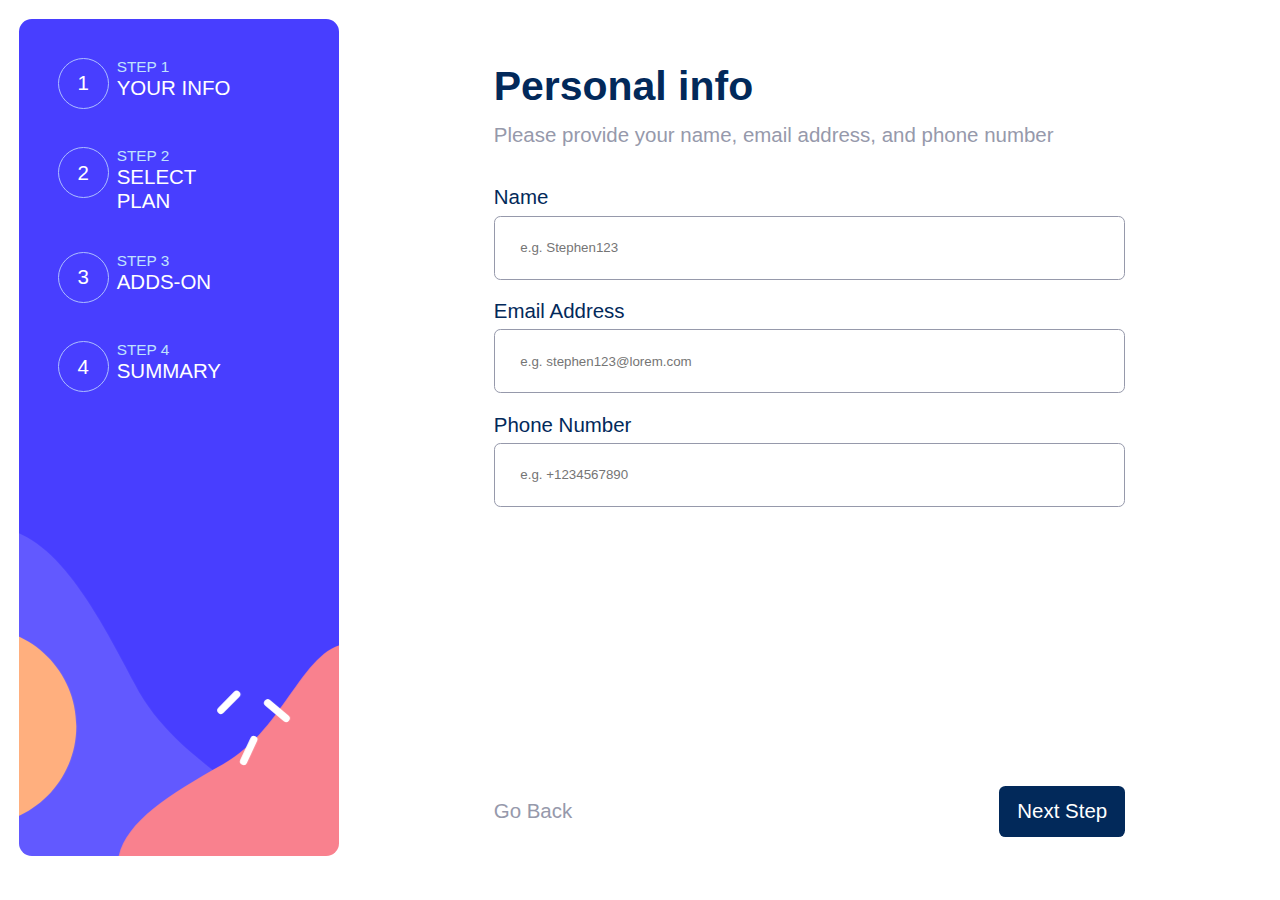
<file: index.html>
<!DOCTYPE html>
<html lang="en">
<head>
  <meta charset="UTF-8">
  <meta name="viewport" content="width=device-width, initial-scale=1.0"> <!-- displays site properly based on user's device -->

  <link rel="icon" type="image/png" sizes="32x32" href="./assets/images/favicon-32x32.png">
  
  <title>Frontend Mentor | Multi-step form</title>
  <link rel="stylesheet" href="style.css">

  <!-- Feel free to remove these styles or customise in your own stylesheet 👍 -->
  <!-- <style>
    .attribution { font-size: 11px; text-align: center; }
    .attribution a { color: hsl(228, 45%, 44%); }
  </style> -->
</head>
<body>

<!-- Sidebar start -->
  <header class="header">
    <div class="nav-item-num mobile-item step1">1</div>
    <div class="nav-item-num mobile-item step2">2</div>
    <div class="nav-item-num mobile-item step3">3</div>
    <div class="nav-item-num mobile-item step4">4</div>
    <nav class="nav">
        <div class="nav-item step1">
            <div class="nav-item-num step1">1</div>
            <div class="nav-item-text step1">
                <div class="nav-item-text-div1 step1">step 1</div>
                <div class="nav-item-text-div2 step1">your info</div>
            </div>
        </div>

        <div class="nav-item step2">
            <div class="nav-item-num step2">2</div>
            <div class="nav-item-text step2">
                <div class="nav-item-text-div1 step2">step 2</div>
                <div class="nav-item-text-div2 step2">select plan</div>
            </div>
        </div>

        <div class="nav-item step3">
            <div class="nav-item-num step3">3</div>
            <div class="nav-item-text step3">
                <div class="nav-item-text-div1 step3">step 3</div>
                <div class="nav-item-text-div2 step3">adds-on</div>
            </div>
        </div>

        <div class="nav-item step4">
            <div class="nav-item-num step4">4</div>
            <div class="nav-item-text step4">
                <div class="nav-item-text-div1 step4">step 4</div>
                <div class="nav-item-text-div2 step4">summary</div>
            </div>
        </div>
    </nav>
  </header>
  <!-- Sidebar end -->
  
  <!-- Step 1 start -->
<section class="section">
    <div class="section-wrapper">
        <h1 class="section-heading">Personal info</h1>

        <p class="section-para">
            Please provide your name, email address, and phone number
        </p>
        <form class="input-wrapper">
            <label for="nam" class="label">name</label>
            <input type="text" id="nam" name="name" class="input" placeholder="e.g. Stephen123"required>

            <label for="email" class="label">email address</label>
            <input type="text" id="email" name="email" class="input" placeholder="e.g. stephen123@lorem.com" required>

            <label for="phone" class="label">phone number</label>
            <input type="phone" id="phone" name="phone" class="input input4" placeholder="e.g. +1234567890" required>
            
        </form>
    </div>

    <div class="slidder">
        <div class="back">go back</div>
        <div class="next">next step</div>
    </div>
   
</section>
<script src="./script.js"></script>   

<!-- Step 1 end -->
  
  <!-- <div class="attribution">
    Challenge by <a href="https://www.frontendmentor.io?ref=challenge" target="_blank">Frontend Mentor</a>. 
    Coded by <a href="#">Your Name Here</a>.
  </div> -->
</body>
</html>
</file>
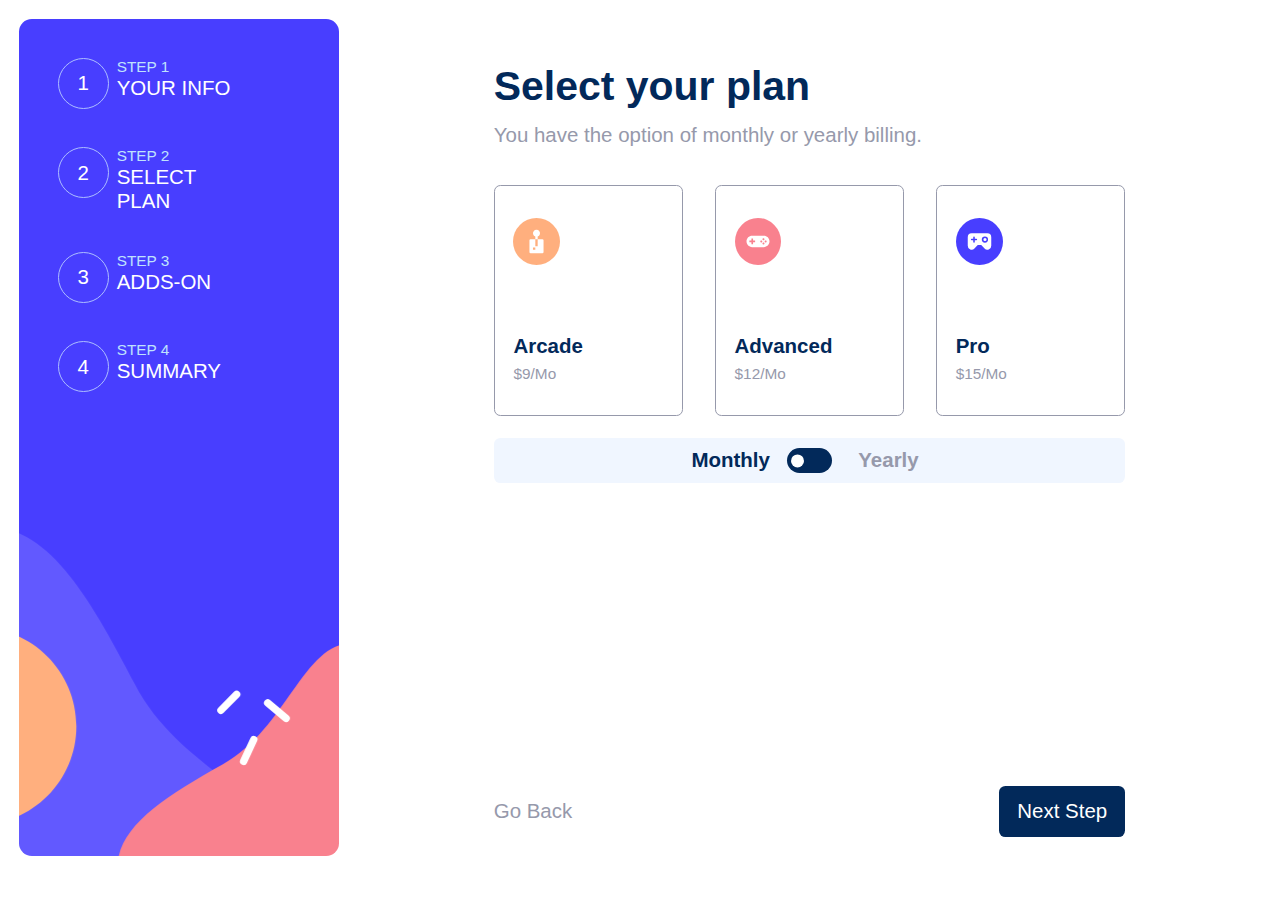
<file: index2.html>
<!DOCTYPE html>
<html lang="en">
<head>
    <meta charset="UTF-8">
  <meta name="viewport" content="width=device-width, initial-scale=1.0"> <!-- displays site properly based on user's device -->

  <link rel="icon" type="image/png" sizes="32x32" href="./assets/images/favicon-32x32.png">
  
  <title>Frontend Mentor | Multi-step form</title>
  <link rel="stylesheet" href="style.css">
</head>
<body>
    
    <header class="header">
        <div class="nav-item-num mobile-item step1">1</div>
        <div class="nav-item-num mobile-item step2">2</div>
        <div class="nav-item-num mobile-item step3">3</div>
        <div class="nav-item-num mobile-item step4">4</div>
        <nav class="nav">
            <div class="nav-item">
                <div class="nav-item-num">1</div>
                <div class="nav-item-text">
                    <div class="nav-item-text-div1">step 1</div>
                    <div class="nav-item-text-div2">your info</div>
                </div>
            </div>

            <div class="nav-item">
                <div class="nav-item-num">2</div>
                <div class="nav-item-text">
                    <div class="nav-item-text-div1">step 2</div>
                    <div class="nav-item-text-div2">select plan</div>
                </div>
            </div>

            <div class="nav-item">
                <div class="nav-item-num">3</div>
                <div class="nav-item-text">
                    <div class="nav-item-text-div1">step 3</div>
                    <div class="nav-item-text-div2">adds-on</div>
                </div>
            </div>

            <div class="nav-item">
                <div class="nav-item-num">4</div>
                <div class="nav-item-text">
                    <div class="nav-item-text-div1">step 4</div>
                    <div class="nav-item-text-div2">summary</div>
                </div>
            </div>
        </nav>
    </header>
     <!-- Step 2 start -->
    <section class="section">
        <div class="section-wrapper">
            <h1 class="section-heading">Select your plan</h1>

            <p class="section-para">
                You have the option of monthly or yearly billing.
            </p>

            <div class="card-wrapper card-monthly">
                <div class="plan-card">
                    <div class="icon-holder"><img src="./assets/images/icon-arcade.svg" alt="icon" class="icon"></div>
                    <div class="plan">arcade <span class="plan-price">$9/mo</span></div> 
                </div>
    
                <div class="plan-card">
                    <div class="icon-holder"><img src="./assets/images/icon-advanced.svg" alt="icon" class="icon"></div>
                    <div class="plan">advanced <span class="plan-price">$12/mo</span></div> 
                </div>
    
                <div class="plan-card">
                    <div class="icon-holder"><img src="./assets/images/icon-pro.svg" alt="icon" class="icon"></div>
                    <div class="plan">pro <span class="plan-price">$15/mo</span></div> 
                </div>
            </div>  

            <div class="card-wrapper card-yearly hidden">
                <div class="plan-card">
                    <div class="icon-holder"><img src="./assets/images/icon-arcade.svg" alt="icon" class="icon"></div>
                    <div class="plan">arcade <span class="plan-price">$90/yr</span> <span class="discount">2 months free</span></div> 
                </div>
    
                <div class="plan-card">
                    <div class="icon-holder"><img src="./assets/images/icon-advanced.svg" alt="icon" class="icon"></div>
                    <div class="plan">advanced <span class="plan-price">$120/yr</span> <span class="discount">2 months free</span></div> 
                </div>
    
                <div class="plan-card">
                    <div class="icon-holder"><img src="./assets/images/icon-pro.svg" alt="icon" class="icon"></div>
                    <div class="plan">pro <span class="plan-price">$150/yr</span> <span class="discount">2 months free</span></div> 
                </div>
            </div>  
        </div>

        <div class="switch-plan">
            <div class="monthly duration">monthly</div>
            <div class="switch">
                <div class="switch-btn"></div>
            </div>
            <div class="yearly duration">yearly</div>
        </div>

        <div class="slidder">
            <div class="back">go back</div>
            <div class="next">next step</div>
        </div>
       
    </section>
     <!-- Step 2 end -->
    <script src="./script.js"></script>

</body>
</html>
</file>
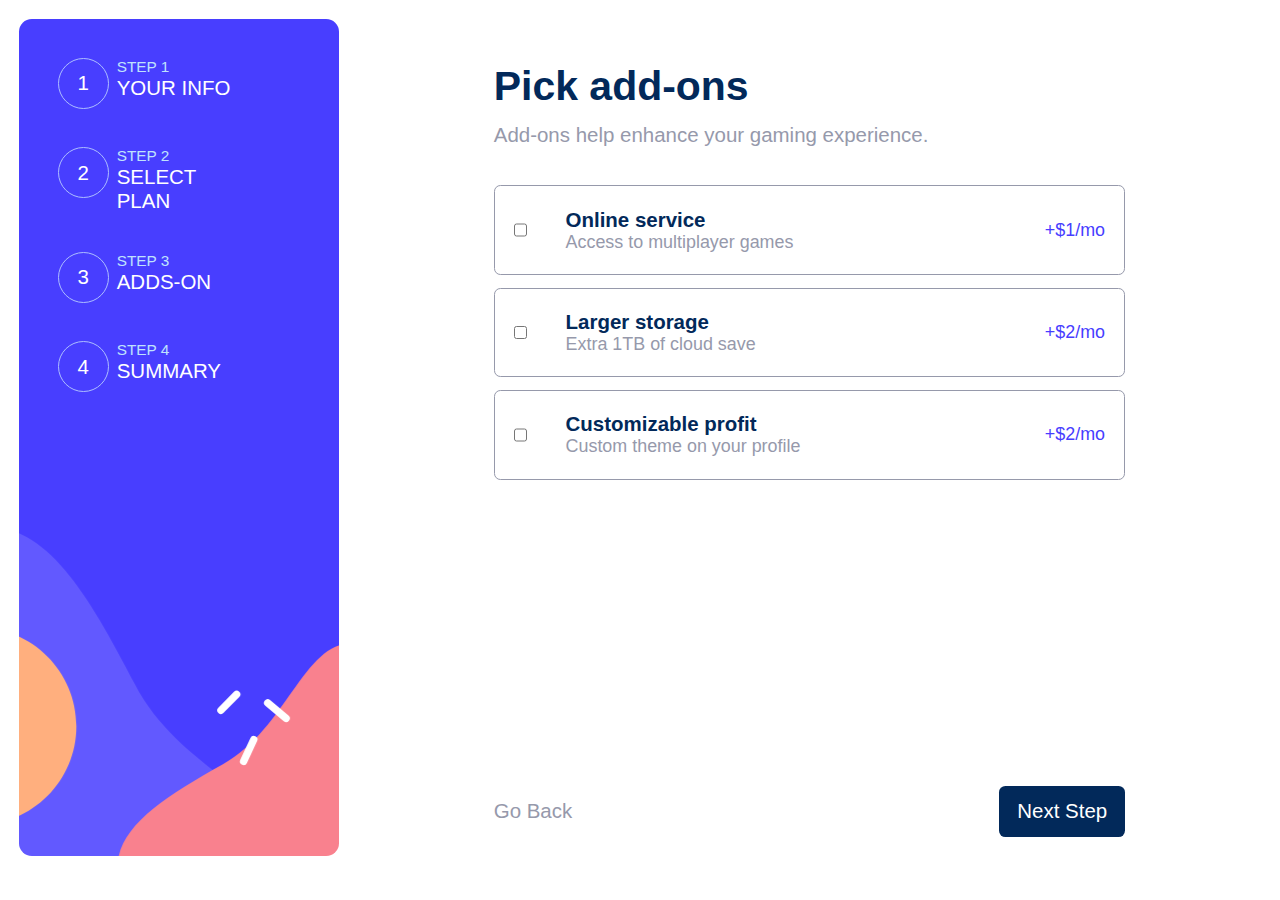
<file: index3.html>
<!DOCTYPE html>
<html lang="en">
<head>
    <meta charset="UTF-8">
  <meta name="viewport" content="width=device-width, initial-scale=1.0"> <!-- displays site properly based on user's device -->

  <link rel="icon" type="image/png" sizes="32x32" href="./assets/images/favicon-32x32.png">
  
  <title>Frontend Mentor | Multi-step form</title>
  <link rel="stylesheet" href="style.css">
</head>
<body>
    
    <header class="header">
        <div class="nav-item-num mobile-item step1">1</div>
        <div class="nav-item-num mobile-item step2">2</div>
        <div class="nav-item-num mobile-item step3">3</div>
        <div class="nav-item-num mobile-item step4">4</div>
        <nav class="nav">
            <div class="nav-item">
                <div class="nav-item-num">1</div>
                <div class="nav-item-text">
                    <div class="nav-item-text-div1">step 1</div>
                    <div class="nav-item-text-div2">your info</div>
                </div>
            </div>

            <div class="nav-item">
                <div class="nav-item-num">2</div>
                <div class="nav-item-text">
                    <div class="nav-item-text-div1">step 2</div>
                    <div class="nav-item-text-div2">select plan</div>
                </div>
            </div>

            <div class="nav-item">
                <div class="nav-item-num">3</div>
                <div class="nav-item-text">
                    <div class="nav-item-text-div1">step 3</div>
                    <div class="nav-item-text-div2">adds-on</div>
                </div>
            </div>

            <div class="nav-item">
                <div class="nav-item-num">4</div>
                <div class="nav-item-text">
                    <div class="nav-item-text-div1">step 4</div>
                    <div class="nav-item-text-div2">summary</div>
                </div>
            </div>
        </nav>
    </header>

    <!-- Step 3 start -->
    <section class="section">
        <div class="section-wrapper">
            <h1 class="section-heading">Pick add-ons</h1>

            <p class="section-para">
                Add-ons help enhance your gaming experience.
            </p>

            <div class="add-ons-wrapper">
               <div class="add-ons">
                <input type="checkbox" id="os" class="checkbox">
                <label for="os" class="add-ons-plan">Online service <span class="add-ons-desc">Access to multiplayer games</span></label>
                <div class="add-ons-price">+$1/mo</div>
               </div>

               <div class="add-ons">
                <input type="checkbox" id="ls" class="checkbox">
                <label for="ls" class="add-ons-plan">Larger storage <span class="add-ons-desc">Extra 1TB of cloud save</span></label>
                <div class="add-ons-price">+$2/mo</div>
               </div>

               <div class="add-ons">
                <input type="checkbox" id="cp" class="checkbox">
                <label for="cp" class="add-ons-plan">Customizable profit <span class="add-ons-desc">Custom theme on your profile</span></label>
                <div class="add-ons-price">+$2/mo</div>
               </div>
            </div>

            <div class="add-ons-wrapper" style="display: none;">
                <div class="add-ons">
                 <input type="checkbox" id="ons" class="checkbox">
                 <label for="ons" class="add-ons-plan">Online service <span class="add-ons-desc">Access to multiplayer games</span></label>
                 <div class="add-ons-price">+$10/yr</div>
                </div>
 
                <div class="add-ons">
                 <input type="checkbox" id="las" class="checkbox">
                 <label for="las" class="add-ons-plan">Larger storage <span class="add-ons-desc">Extra 1TB of cloud save</span></label>
                 <div class="add-ons-price">+$20/yr</div>
                </div>
 
                <div class="add-ons">
                 <input type="checkbox" id="cup" class="checkbox">
                 <label for="cup" class="add-ons-plan">Customizable profit <span class="add-ons-desc">Custom theme on your profile</span></label>
                 <div class="add-ons-price">+$20/yr</div>
                </div>
             </div>
        </div>

        <div class="slidder">
            <div class="back">go back</div>
            <div class="next">next step</div>
        </div>
       
    </section>

    <!-- Step 3 end -->
    <script src="./script.js"></script>

</body>
</html>
</file>
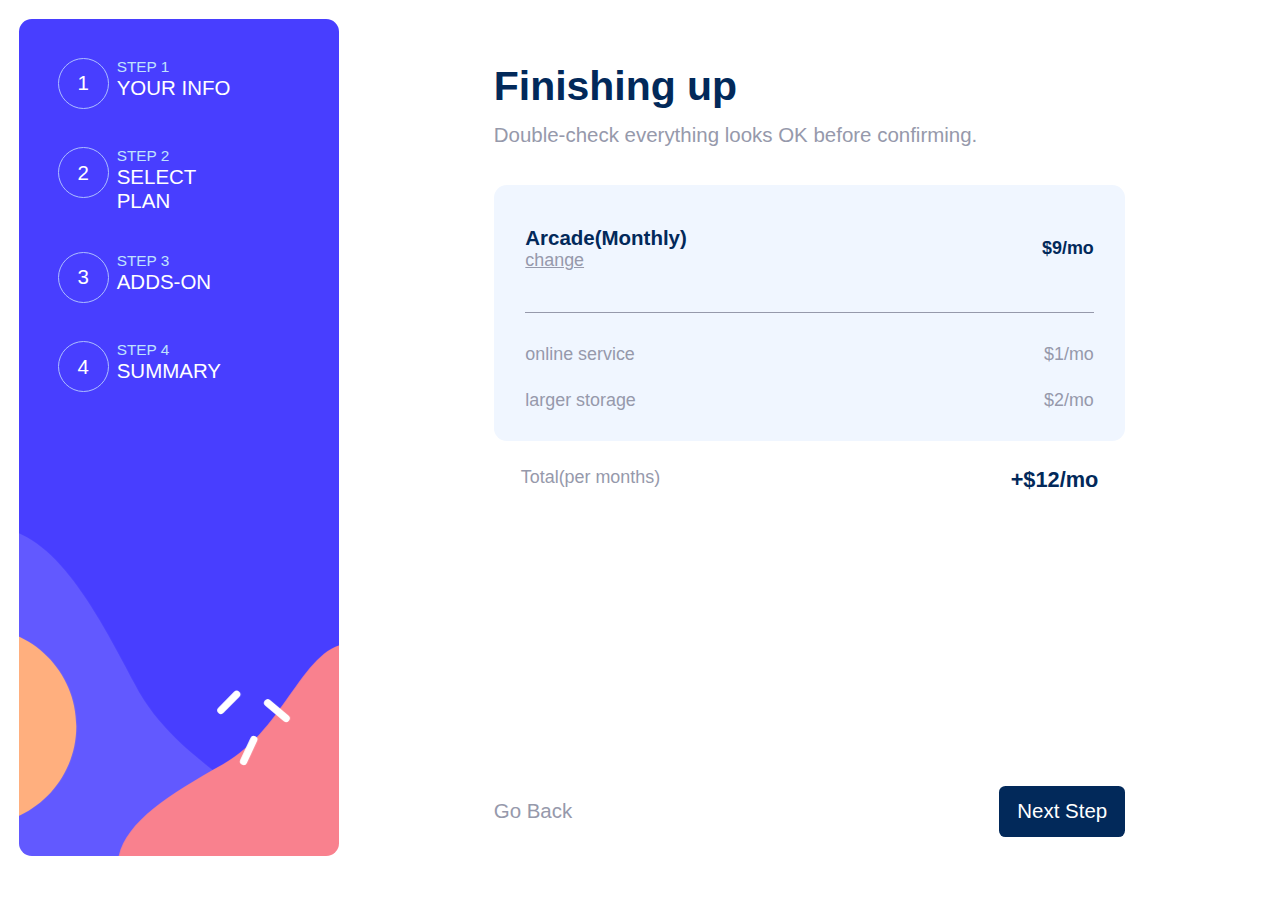
<file: index4.html>
<!DOCTYPE html>
<html lang="en">
<head>
    <meta charset="UTF-8">
  <meta name="viewport" content="width=device-width, initial-scale=1.0"> <!-- displays site properly based on user's device -->

  <link rel="icon" type="image/png" sizes="32x32" href="./assets/images/favicon-32x32.png">
  
  <title>Frontend Mentor | Multi-step form</title>
  <link rel="stylesheet" href="style.css">
</head>
<body>
    
    <header class="header">
        <div class="nav-item-num mobile-item step1">1</div>
        <div class="nav-item-num mobile-item step2">2</div>
        <div class="nav-item-num mobile-item step3">3</div>
        <div class="nav-item-num mobile-item step4">4</div>
        <nav class="nav">
            <div class="nav-item">
                <div class="nav-item-num">1</div>
                <div class="nav-item-text">
                    <div class="nav-item-text-div1">step 1</div>
                    <div class="nav-item-text-div2">your info</div>
                </div>
            </div>

            <div class="nav-item">
                <div class="nav-item-num">2</div>
                <div class="nav-item-text">
                    <div class="nav-item-text-div1">step 2</div>
                    <div class="nav-item-text-div2">select plan</div>
                </div>
            </div>

            <div class="nav-item">
                <div class="nav-item-num">3</div>
                <div class="nav-item-text">
                    <div class="nav-item-text-div1">step 3</div>
                    <div class="nav-item-text-div2">adds-on</div>
                </div>
            </div>

            <div class="nav-item">
                <div class="nav-item-num">4</div>
                <div class="nav-item-text">
                    <div class="nav-item-text-div1">step 4</div>
                    <div class="nav-item-text-div2">summary</div>
                </div>
            </div>
        </nav>
    </header>

    <!-- Step 4 start -->
    <section class="section">
        <div class="section-wrapper">
            <h1 class="section-heading">Finishing up</h1>

            <p class="section-para">
                Double-check everything looks OK before confirming.
            </p>
            <div class="summary-wrapper">
                <div class="finishing first">
                    <div class="fin-plan">Arcade(Monthly) <span class="change fin-plan2">change</span></div>
                    <div class="fin-price fin-adds-price">$9/mo</div>
                </div>

                <div class="finishing ">
                    <div class="fin-plan fin-adds-plan">online service <span class="fin-plan2 adds">larger storage</span></div>
                    <div class="fin-price">$1/mo <span class="fin-price2 adds2">$2/mo</span></div>
                </div>
            </div>

            <div class="summary-wrapper" style="display: none;">
                <div class="finishing first">
                    <div class="fin-plan">Arcade(Yearly) <span class="change fin-plan2">change</span></div>
                    <div class="fin-price fin-adds-price">$90/yr</div>
                </div>

                <div class="finishing">
                    <div class="fin-plan fin-adds-plan">online service <span class="fin-plan2 adds">larger storage</span></div>
                    <div class="fin-price">$10/yr <span class="fin-price2 adds2">$20/yr</span></div>
                </div>
            </div>
        </div>

        <div class="total">
            <div class="total-per">Total(per months)</div>
            <div class="total-price">+$12/mo</div>
        </div>

        <div class="total" style="display: none;">
            <div class="total-per">Total(per years)</div>
            <div class="total-price">+$120/yr</div>
        </div>

        <div class="slidder">
            <div class="back">go back</div>
            <div class="next">next step</div>
        </div>
       
    </section>

    <!-- Step 4 end -->
    <script src="./script.js"></script>

</body>
</html>
</file>
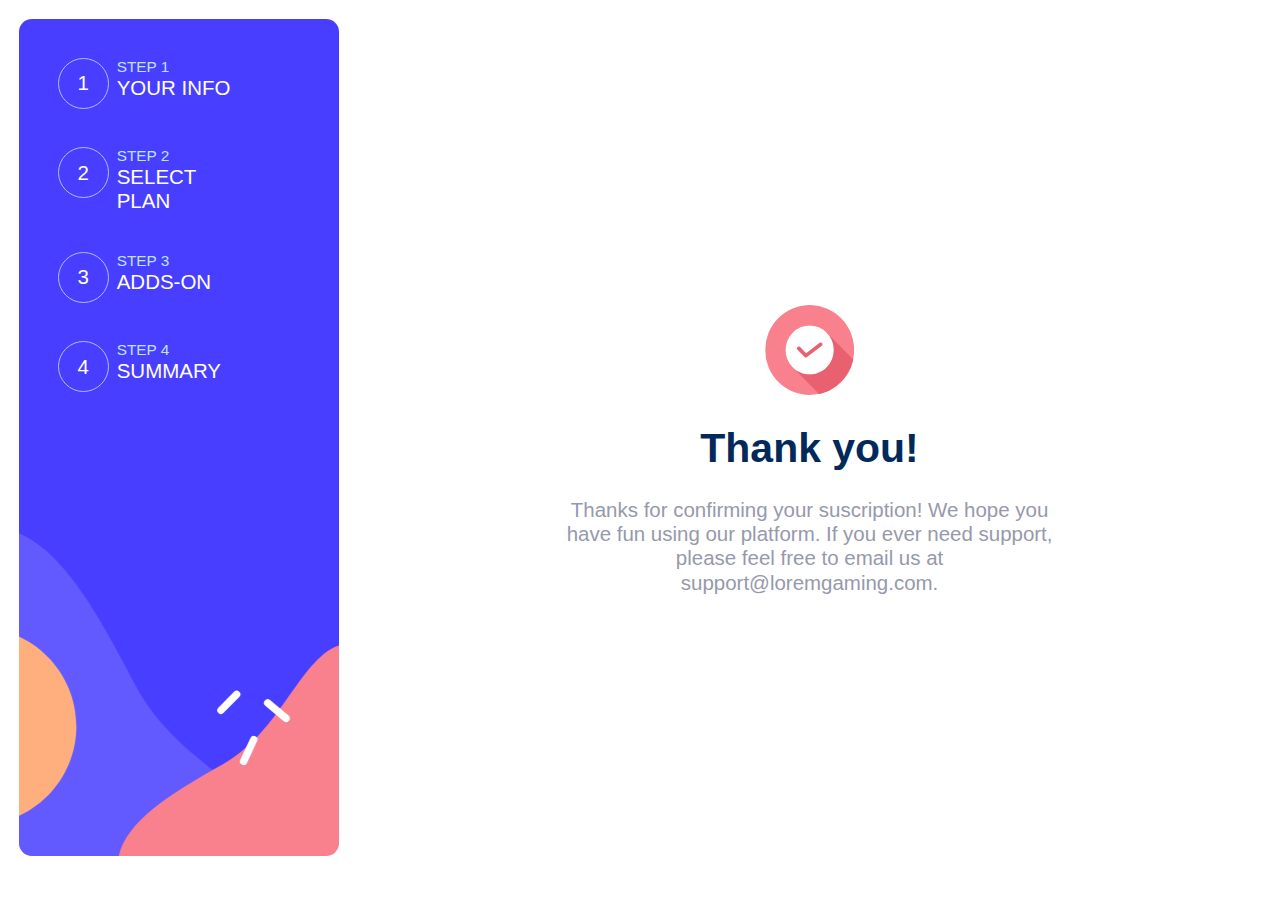
<file: index5.html>
<!DOCTYPE html>
<html lang="en">
<head>
    <meta charset="UTF-8">
  <meta name="viewport" content="width=device-width, initial-scale=1.0"> <!-- displays site properly based on user's device -->

  <link rel="icon" type="image/png" sizes="32x32" href="./assets/images/favicon-32x32.png">
  
  <title>Frontend Mentor | Multi-step form</title>
  <link rel="stylesheet" href="style.css">
</head>
<body>
    
    <header class="header">
        <div class="nav-item-num mobile-item step1">1</div>
        <div class="nav-item-num mobile-item step2">2</div>
        <div class="nav-item-num mobile-item step3">3</div>
        <div class="nav-item-num mobile-item step4">4</div>
        <nav class="nav">
            <div class="nav-item">
                <div class="nav-item-num">1</div>
                <div class="nav-item-text">
                    <div class="nav-item-text-div1">step 1</div>
                    <div class="nav-item-text-div2">your info</div>
                </div>
            </div>

            <div class="nav-item">
                <div class="nav-item-num">2</div>
                <div class="nav-item-text">
                    <div class="nav-item-text-div1">step 2</div>
                    <div class="nav-item-text-div2">select plan</div>
                </div>
            </div>

            <div class="nav-item">
                <div class="nav-item-num">3</div>
                <div class="nav-item-text">
                    <div class="nav-item-text-div1">step 3</div>
                    <div class="nav-item-text-div2">adds-on</div>
                </div>
            </div>

            <div class="nav-item">
                <div class="nav-item-num">4</div>
                <div class="nav-item-text">
                    <div class="nav-item-text-div1">step 4</div>
                    <div class="nav-item-text-div2">summary</div>
                </div>
            </div>
        </nav>
    </header>

    <!-- Step 5 start -->
    <section class="section">
        <div class="thanks-wrapper">
            <div class="thanks-icon-container">
                <img src="./assets/images/icon-thank-you.svg" alt="icon" class="thanks-icon">
            </div>
            <h1 class="thank-you">Thank you!</h1>
            <p class="thanks-text">
                Thanks for confirming your suscription! We hope you have fun using 
                our platform. If you ever need support, please feel free to email us 
                at support@loremgaming.com.
            </p>
        </div>
       
    </section>

    <!-- Step 5 end -->
    <script src="./script.js"></script>  

</body>
</html>
</file>
<file: style.css>
*{
    margin: 0;
    padding: 0;
    box-sizing: border-box;
}

html{
    font-size: 62.5%;
}

:root{
    --Marineblue: hsl(213, 96%, 18%);
    --Purplishblue: hsl(243, 100%, 62%);
    --Pastelblue: hsl(228, 100%, 84%);
    --Lightblue: hsl(206, 94%, 87%);
    --Strawberryred: hsl(354, 84%, 57%);
    
    --Coolgray: hsl(231, 11%, 63%);
    --Lightgray: hsl(229, 24%, 87%);
    --Magnolia: hsl(217, 100%, 97%);
    --Alabaster: hsl(231, 100%, 99%);
    --White: hsl(0, 0%, 100%);
}

body{
    font-family: 'Ubuntu', sans-serif;
    font-size: 1.6rem;
    width: 100vw;
    height: 100vh;
    display: flex;
}

/* header */

.header{
    height: 93%;
    width: 25%;
    background-image: url(./assets/images/bg-sidebar-desktop.svg);
    background-repeat: no-repeat;
    background-position: center;
    background-size: cover;
    margin: 1.5%;
    border-radius: 1rem;
}
.mobile-item{
    display: none;
}

.nav{
    display: flex;
    flex-direction: column;
    margin-top: 3rem;
    margin-left: 3rem;
}
.nav-item{
    display: flex;
    justify-content: space-between;
    margin-bottom: 3rem;
    width: 70%;
    cursor: pointer;
}

.nav-item-text{
    width: 70%;
}

.nav-item-num{
    width: 4rem;
    height: 4rem;
    border-radius: 50%;
    text-align: center;
    padding-top: 1rem;
    color: var(--White);
    border:.1rem solid var(--Pastelblue);
}
.nav-item-num:hover{
    background-color: var(--Pastelblue);
    color: black;
}
.nav-item-text-div1{
    color: var(--Lightblue);
    text-transform: uppercase;
    font-size: 1.2rem;
}
.nav-item-text-div2{
    color: var(--White);
    text-transform: uppercase;
    text-align: left;
}

/* section */

.section{
    width: 70.5%;
    position: relative;
}
.section-wrapper{
    width: 70%;
    margin-left: auto;
    margin-right: auto;
    margin-top: 7%;
}
.section-heading{
    width: 100%;

    color: var(--Marineblue);
}
.section-para{
    width: 100%;
    color: var(--Coolgray);
    margin-top: 1rem;
}
.input{
    width: 100%;
    height: 5rem;
    outline: none;
    margin-bottom: 1.5rem;
    padding-left: 2rem;
    display: block;
    border: .1rem solid var(--Coolgray);
    border-radius: .5rem;
}

.invalid{
    width: 100%;
    height: 5rem;
    outline: none;
    margin-bottom: 1.5rem;
    padding-left: 2rem;
    display: block;
    border: .1rem solid red;
    border-radius: .5rem;
}

.valid{
    width: 100%;
    height: 5rem;
    outline: none;
    margin-bottom: 1.5rem;
    padding-left: 2rem;
    display: block;
    border: .1rem solid green;
    border-radius: .5rem;
}
.input:hover{
    border: .1rem solid var(--Marineblue);
}
.input-wrapper{
    margin-top: 3rem;
}
.label{
    display: block;
    margin-bottom: .5rem;
    color: var(--Marineblue);
    text-transform: capitalize;
    cursor: pointer;
}
.slidder{
    width: 70%;
    position: absolute;
    left: 15%;
    bottom: 7%;
    display: flex;
    justify-content: space-between;
}
.back{
    width: 20%;
    color: var(--Coolgray);
    text-transform: capitalize;
    height: 4rem;
    padding-top: 1rem;
    cursor: pointer;
}
.back:hover{
    color: var(--Marineblue);
    font-weight: 700;

}
.next{
    height: 4rem;
    text-align: center;
    padding-top: 1rem;
    width: 20%;
    border-radius: .5rem;
    background-color: var(--Marineblue);
    color: var(--White);
    text-transform: capitalize;
    cursor: pointer;
}
.nex{
    padding-top: 0;
    border: none;
    font-size: 1.6rem;
    position: absolute;
    right: 15%;
    bottom: 7%;
}

/* step--2 */

.card-wrapper{
    width: 100%;
    display: flex;
    justify-content: space-between;
    margin-top: 3rem;
}

.hidden{
    display: none;
}

.plan-card{
    width: 30%;
    display: flex;
    flex-direction: column;
    justify-content: space-around;
    border: .1rem solid var(--Coolgray);
    height: 18rem;
    border-radius: .5rem;
    cursor: pointer;
}
.plan-card:hover{
    border: .1rem solid var(--Marineblue);
}

.icon-holder{
    width: 25%;
    aspect-ratio: 1/1;
    margin-left: 10%;
}

.icon{
    width: 100%;
    aspect-ratio: 1/1;
}

.plan{
    text-transform: capitalize;
    font-weight: 700;
    color: var(--Marineblue);
    margin-left: 10%;
}

.plan-price{
    display: block;
    color: var(--Coolgray);
    font-weight: 400;
    font-size: 1.2rem;
    margin-top: .5rem;
}

.discount{
    display: block;
    font-size: 1rem;
    color: var(--Marineblue);
    font-weight: 700;
    margin-top: .5rem;
}

.switch-plan{
    width: 70%;
    height: 3.5rem;
    display: flex;
    justify-content: center;
    margin-left: auto;
    margin-right: auto;
    margin-top: 2.5%;
    background-color: var(--Magnolia);
    border-radius: .5rem;
}
.duration{
    width: 18%;
    text-align: center;
    text-transform: capitalize;
    height: 2rem;
    margin: auto 0;
    font-weight: 700;
    cursor: pointer;
}
.monthly{
    color: var(--Marineblue);
}
.yearly{
    color: var(--Coolgray);
}

.switch{
    width: 7%;
    background-color: var(--Marineblue);
    border-radius: 1rem;
    height: 2rem;
    margin: auto 0;
    position: relative;
}
.switch-btn{
    width: 30%;
    aspect-ratio: 1/1;
    background-color: var(--White);
    border-radius: 50%;
    position: absolute;
    top: 50%;
    left: 8%;
    transform: translateY(-50%);
    cursor: pointer;
}

/* step--3 */

.add-ons-wrapper{
    width: 100%;
    display: flex;
    flex-direction: column;
    justify-content: space-between;
    margin-top: 3rem;
}

.add-ons{
    width: 100%;
    border: .1rem solid var(--Coolgray);
    height: 7rem;
    border-radius: .5rem;
    margin-bottom: 1rem;
    display: flex;
    justify-content: space-around;
}

.add-ons:hover{
    border: .1rem solid var(--Marineblue);
}

.add-ons-plan{
    width: 70%;
    margin: auto 0;
    color: var(--Marineblue);
    font-weight: 600;
    cursor: pointer;
}

.add-ons-desc{
    display: block;
    color: var(--Coolgray);
    font-weight: 400;
    font-size: 1.4rem;
}

.add-ons-price{
    margin: auto 0;
    color: var(--Purplishblue);
    font-size: 1.4rem;
}

.checkbox{
    cursor: pointer;
}

/* step--4 */

.summary-wrapper{
    width: 100%;
    background-color: var(--Magnolia);
    margin-top: 3rem;
    border-radius: 1rem;
}

.finishing{
    width: 90%;
    display: flex;
    margin: 0 auto;
    height: 10rem;
}

.fin-plan{
    width: 70%;
    text-align: start;
    color: var(--Marineblue);
    font-weight: 700;
    margin: auto 0;
}

.change{
    text-decoration: underline;
    cursor: pointer;
    font-weight: 400;
    font-size: 1.4rem;
}

.change:hover{
    color: var(--Marineblue);

}

.fin-price{
    text-align: end;
    width: 30%;
    margin: auto 0;
    font-weight: 400;
    font-size: 1.4rem;
    color: var(--Coolgray);
}
.fin-price2{
    display: block;
    margin-top: .5rem;
}
.fin-adds-plan{
    font-weight: 400;
    font-size: 1.4rem;
    color: var(--Coolgray);
}

.fin-plan2{
    display: block;
    font-weight: 400;
    font-size: 1.4rem;
    color: var(--Coolgray);
}

.adds{
    margin-top: 2rem;
}

.adds2{
    margin-top: 2rem;
}

.first{
    border-bottom: .1rem solid var(--Coolgray);
}

.fin-adds-price{
    color: var(--Marineblue);
    font-weight: 700;
}

.total{
    width: 64%;
    display: flex;
    justify-content: space-between;
    margin: 2rem auto 0 auto;
}

.total-per{
    font-size: 1.4rem;
    color: var(--Coolgray);
}

.total-price{
    color: var(--Marineblue);
    font-size: 1.7rem;
    font-weight: 700;
}

/* step--5 */

.thanks-wrapper{
    width: 70%;
    position: absolute;
    top: 50%;
    left: 50%;
    transform: translate(-50%, -50%);
}

.thanks-icon-container{
    width: 7rem;
    aspect-ratio: 1/1;
    margin: 0 auto 2rem auto;
}

.thanks-icon{
    width: 100%;
    aspect-ratio: 1/1;
}

.thank-you{
    width: 100%;
    text-align: center;
    margin-bottom: 2rem;
    color: var(--Marineblue);
}

.thanks-text{
    width: 80%;
    margin: 0 auto;
    text-align: center;
    color: var(--Coolgray);
    line-height: 1.9rem;
}

/* media queries */

@media screen and (min-width:1200px) {
    
    html{
    font-size: 80%;
}
    
}

@media screen and (min-width:640px) and 
(max-width:810px) {
    
    html{
    font-size: 90%;
}
    
}

@media screen and (max-width:780px) {
    html{
        font-size: 70%;
    }

    body{
        display:block;
        background-color: var(--Magnolia);
    }
    
    .header{
        height: 25%;
        width: 100%;
        background-image: url(./assets/images/bg-sidebar-mobile.svg);
        margin: 0;
        border-radius: 0;
        display: flex;
        gap: 1rem;
        justify-content:center;
    }

    .nav{
        display: none;
        
    }
    .nav-item{
        display: none;
        
    }
    .mobile-item{
        display: block;
        margin-top: 10%;
        width: 5rem;
        height: 5rem;
        padding-top: 1.5rem;
    }

    .section{
        width: 90%;
        position: relative;
        top: -10vh;
        background-color: white;
        margin: 0 auto;
        padding-bottom:1rem;
        padding-top:1rem;
        border-radius: 1rem;
    }
    .section-wrapper{
        width: 85%;
        
    }
    .section-heading{
        width: 100%;
        
    }
    .input{
        width: 100%;
        height: 3.5rem;
        
    }
    .section-para{
        margin-bottom: -1.5rem;
    }

    .slidder{
        width: 100%;
        left: 0;
        bottom: -40%;
    }
    .next{
        width: 30%;
    }

    .back{
        width: 30%;
    }

    .card-wrapper{
        flex-direction: column;
        gap: 1.5rem;
        
    }
    .plan-card{
        width: 100%;
        flex-direction: row;
        height: 10rem;
        justify-content:flex-start;
    }

    .icon-holder{
        width: 20%;
        margin-left: 5%;
        margin-top:auto;
        margin-bottom:auto;
    }
    
    
    .plan{
        margin-left: 5%;
        margin-top:auto;
        margin-bottom:auto;
    }

    .switch-plan{
        width: 85%;
        height: 5rem;
        margin-top: 4%;
    }
    .duration{
        width: 40%;
    }
    .switch{
        width: 12%;
    }


    .add-ons{
        height: 8rem;
        margin-bottom: 1.5rem;
    }
    
        .add-ons-plan{
        width: 55%;
    }

    .checkbox{
        margin-top:auto;
        margin-bottom:auto;
}
    .total{
        width: 85%;
    }

    .thanks-wrapper{
        width: 85%;
        height: 40rem;
        position: relative;
        transform: translate(-50%, 0%);
        padding-top: 10%;
    }

    .thanks-text{
        width: 100%;
        line-height: 2.2rem;
    }      
}
</file>
